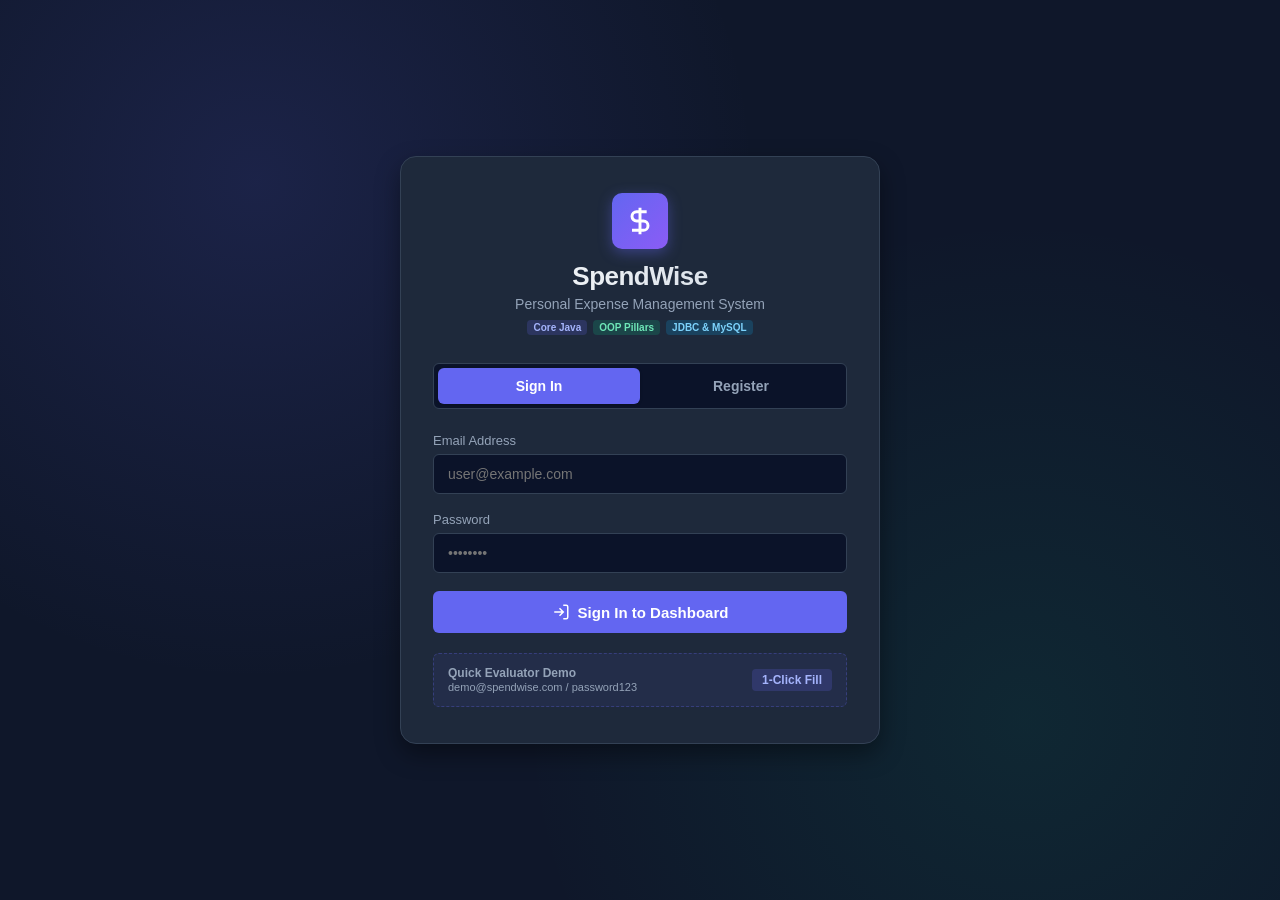
<file: src/main/resources/web/index.html>
<!DOCTYPE html>
<html lang="en">
<head>
    <meta charset="UTF-8">
    <meta name="viewport" content="width=device-width, initial-scale=1.0">
    <title>SpendWise – Personal Expense Management System</title>
    <link rel="stylesheet" href="css/style.css">
    <link rel="icon" href="data:image/svg+xml,<svg xmlns='http://www.w3.org/2000/svg' viewBox='0 0 24 24' fill='%236366f1'><path d='M12 2C6.48 2 2 6.48 2 12s4.48 10 10 10 10-4.48 10-10S17.52 2 12 2zm1 14h-2v-2h2v2zm0-4h-2V7h2v5z'/></svg>">
</head>
<body>
    <div class="auth-container">
        <div class="auth-wrapper">
            <!-- Brand Header -->
            <div class="brand-header">
                <div class="brand-icon">
                    <svg viewBox="0 0 24 24">
                        <path d="M12 2v20M17 5H9.5a3.5 3.5 0 0 0 0 7h5a3.5 3.5 0 0 1 0 7H6"/>
                    </svg>
                </div>
                <h1 class="brand-title">SpendWise</h1>
                <p class="brand-subtitle">Personal Expense Management System</p>
                <div style="margin-top: 8px; display: flex; gap: 6px; justify-content: center; flex-wrap: wrap;">
                    <span style="font-size: 10px; background: rgba(99,102,241,0.2); color: #a5b4fc; padding: 2px 6px; border-radius: 4px; font-weight: 600;">Core Java</span>
                    <span style="font-size: 10px; background: rgba(16,185,129,0.2); color: #6ee7b7; padding: 2px 6px; border-radius: 4px; font-weight: 600;">OOP Pillars</span>
                    <span style="font-size: 10px; background: rgba(14,165,233,0.2); color: #7dd3fc; padding: 2px 6px; border-radius: 4px; font-weight: 600;">JDBC & MySQL</span>
                </div>
            </div>

            <!-- Tab Switcher -->
            <div class="auth-tabs">
                <button type="button" class="auth-tab-btn active" id="tab-login">Sign In</button>
                <button type="button" class="auth-tab-btn" id="tab-register">Register</button>
            </div>

            <!-- Login Form -->
            <form id="form-login">
                <div class="form-group">
                    <label class="form-label" for="login-email">Email Address</label>
                    <input type="email" id="login-email" class="form-control" placeholder="user@example.com" required>
                </div>
                <div class="form-group">
                    <label class="form-label" for="login-password">Password</label>
                    <input type="password" id="login-password" class="form-control" placeholder="••••••••" required>
                </div>
                <button type="submit" class="btn-primary">
                    <svg width="18" height="18" viewBox="0 0 24 24" fill="none" stroke="currentColor" stroke-width="2">
                        <path d="M15 3h4a2 2 0 0 1 2 2v14a2 2 0 0 1-2 2h-4M10 17l5-5-5-5M15 12H3"/>
                    </svg>
                    Sign In to Dashboard
                </button>
            </form>

            <!-- Register Form (Hidden by default) -->
            <form id="form-register" style="display: none;">
                <div class="form-group">
                    <label class="form-label" for="reg-name">Full Name</label>
                    <input type="text" id="reg-name" class="form-control" placeholder="Suchismita Saha" required>
                </div>
                <div class="form-group">
                    <label class="form-label" for="reg-email">Email Address</label>
                    <input type="email" id="reg-email" class="form-control" placeholder="suchismita@example.com" required>
                </div>
                <div class="form-group">
                    <label class="form-label" for="reg-password">Password (min 6 characters)</label>
                    <input type="password" id="reg-password" class="form-control" placeholder="••••••••" minlength="6" required>
                </div>
                <button type="submit" class="btn-primary">
                    <svg width="18" height="18" viewBox="0 0 24 24" fill="none" stroke="currentColor" stroke-width="2">
                        <path d="M16 21v-2a4 4 0 0 0-4-4H5a4 4 0 0 0-4 4v2"/>
                        <circle cx="8.5" cy="7" r="4"/>
                        <line x1="20" y1="8" x2="20" y2="14"/>
                        <line x1="23" y1="11" x2="17" y2="11"/>
                    </svg>
                    Create Free Account
                </button>
            </form>

            <!-- Instant Demo Login Helper -->
            <div class="demo-box">
                <div>
                    <strong>Quick Evaluator Demo</strong><br>
                    <span style="font-size: 11px;">demo@spendwise.com / password123</span>
                </div>
                <button type="button" id="btn-fill-demo" class="demo-fill-btn">1-Click Fill</button>
            </div>
        </div>
    </div>

    <script src="js/api.js"></script>
    <script src="js/auth.js"></script>
</body>
</html>
</file>
<file: src/main/resources/web/css/style.css>
/* ========================================================
   SpendWise - Personal Expense Management System
   Modern Dark Financial Design System & UI Styling
   ======================================================== */

:root {
    --bg-dark: #0f172a;
    --bg-card: #1e293b;
    --bg-card-hover: #24344d;
    --bg-input: #0b1329;
    --border-color: #334155;
    --border-focus: #6366f1;
    --text-primary: #f8fafc;
    --text-secondary: #94a3b8;
    --text-muted: #64748b;
    --primary: #6366f1;
    --primary-hover: #4f46e5;
    --income: #10b981;
    --income-bg: rgba(16, 185, 129, 0.12);
    --expense: #ef4444;
    --expense-bg: rgba(239, 68, 68, 0.12);
    --warning: #f59e0b;
    --warning-bg: rgba(245, 158, 11, 0.12);
    --info: #0ea5e9;
    --radius-sm: 6px;
    --radius-md: 10px;
    --radius-lg: 16px;
    --shadow-sm: 0 1px 3px rgba(0, 0, 0, 0.2);
    --shadow-md: 0 4px 12px rgba(0, 0, 0, 0.3);
    --shadow-lg: 0 10px 25px rgba(0, 0, 0, 0.4);
    --transition: all 0.2s cubic-bezier(0.4, 0, 0.2, 1);
}

* {
    margin: 0;
    padding: 0;
    box-sizing: border-box;
    font-family: -apple-system, BlinkMacSystemFont, "Segoe UI", Roboto, Helvetica, Arial, sans-serif;
}

body {
    background-color: var(--bg-dark);
    color: var(--text-primary);
    min-height: 100vh;
    display: flex;
    flex-direction: column;
    overflow-x: hidden;
}

/* ========================================================
   LANDING / AUTH PAGE
   ======================================================== */
.auth-container {
    display: flex;
    min-height: 100vh;
    align-items: center;
    justify-content: center;
    padding: 24px;
    background: radial-gradient(circle at 20% 20%, rgba(99, 102, 241, 0.15) 0%, transparent 40%),
                radial-gradient(circle at 80% 80%, rgba(16, 185, 129, 0.1) 0%, transparent 40%),
                var(--bg-dark);
}

.auth-wrapper {
    width: 100%;
    max-width: 480px;
    background: var(--bg-card);
    border: 1px solid var(--border-color);
    border-radius: var(--radius-lg);
    box-shadow: var(--shadow-lg);
    padding: 36px 32px;
}

.brand-header {
    text-align: center;
    margin-bottom: 28px;
}

.brand-icon {
    display: inline-flex;
    align-items: center;
    justify-content: center;
    width: 56px;
    height: 56px;
    background: linear-gradient(135deg, var(--primary), #8b5cf6);
    border-radius: var(--radius-md);
    margin-bottom: 12px;
    box-shadow: 0 4px 14px rgba(99, 102, 241, 0.4);
}

.brand-icon svg {
    width: 32px;
    height: 32px;
    fill: none;
    stroke: #ffffff;
    stroke-width: 2.2;
}

.brand-title {
    font-size: 26px;
    font-weight: 700;
    letter-spacing: -0.5px;
    background: linear-gradient(to right, #ffffff, #cbd5e1);
    -webkit-background-clip: text;
    -webkit-text-fill-color: transparent;
}

.brand-subtitle {
    font-size: 14px;
    color: var(--text-secondary);
    margin-top: 4px;
}

/* Tabs */
.auth-tabs {
    display: flex;
    background: var(--bg-input);
    border-radius: var(--radius-sm);
    padding: 4px;
    margin-bottom: 24px;
    border: 1px solid var(--border-color);
}

.auth-tab-btn {
    flex: 1;
    padding: 10px;
    font-size: 14px;
    font-weight: 600;
    color: var(--text-secondary);
    background: none;
    border: none;
    border-radius: var(--radius-sm);
    cursor: pointer;
    transition: var(--transition);
}

.auth-tab-btn.active {
    background: var(--primary);
    color: #ffffff;
    box-shadow: var(--shadow-sm);
}

/* Form inputs */
.form-group {
    margin-bottom: 18px;
}

.form-label {
    display: block;
    font-size: 13px;
    font-weight: 500;
    color: var(--text-secondary);
    margin-bottom: 6px;
}

.form-control {
    width: 100%;
    padding: 11px 14px;
    background: var(--bg-input);
    border: 1px solid var(--border-color);
    border-radius: var(--radius-sm);
    color: var(--text-primary);
    font-size: 14px;
    transition: var(--transition);
    outline: none;
}

.form-control:focus {
    border-color: var(--border-focus);
    box-shadow: 0 0 0 3px rgba(99, 102, 241, 0.2);
}

.btn-primary {
    width: 100%;
    padding: 12px;
    background: var(--primary);
    color: #ffffff;
    font-weight: 600;
    font-size: 15px;
    border: none;
    border-radius: var(--radius-sm);
    cursor: pointer;
    transition: var(--transition);
    display: flex;
    align-items: center;
    justify-content: center;
    gap: 8px;
}

.btn-primary:hover {
    background: var(--primary-hover);
    box-shadow: 0 4px 14px rgba(99, 102, 241, 0.35);
}

.demo-box {
    margin-top: 20px;
    padding: 12px 14px;
    background: rgba(99, 102, 241, 0.08);
    border: 1px dashed rgba(99, 102, 241, 0.3);
    border-radius: var(--radius-sm);
    font-size: 12px;
    color: var(--text-secondary);
    display: flex;
    justify-content: space-between;
    align-items: center;
}

.demo-fill-btn {
    background: rgba(99, 102, 241, 0.2);
    border: none;
    color: #a5b4fc;
    padding: 4px 10px;
    border-radius: 4px;
    cursor: pointer;
    font-weight: 600;
    font-size: 12px;
    transition: var(--transition);
}

.demo-fill-btn:hover {
    background: var(--primary);
    color: #ffffff;
}

/* ========================================================
   DASHBOARD LAYOUT
   ======================================================== */
.app-layout {
    display: flex;
    min-height: 100vh;
}

.sidebar {
    width: 250px;
    background: var(--bg-card);
    border-right: 1px solid var(--border-color);
    display: flex;
    flex-direction: column;
    padding: 24px 16px;
    flex-shrink: 0;
}

.sidebar-brand {
    display: flex;
    align-items: center;
    gap: 12px;
    padding-bottom: 24px;
    border-bottom: 1px solid var(--border-color);
    margin-bottom: 24px;
}

.sidebar-brand-icon {
    width: 38px;
    height: 38px;
    background: linear-gradient(135deg, var(--primary), #8b5cf6);
    border-radius: var(--radius-sm);
    display: flex;
    align-items: center;
    justify-content: center;
}

.sidebar-brand-icon svg {
    width: 22px;
    height: 22px;
    stroke: #ffffff;
    fill: none;
    stroke-width: 2.2;
}

.sidebar-brand-name {
    font-size: 18px;
    font-weight: 700;
    color: var(--text-primary);
}

.sidebar-nav {
    display: flex;
    flex-direction: column;
    gap: 6px;
    flex: 1;
}

.nav-link {
    display: flex;
    align-items: center;
    gap: 12px;
    padding: 10px 14px;
    color: var(--text-secondary);
    text-decoration: none;
    border-radius: var(--radius-sm);
    font-size: 14px;
    font-weight: 500;
    transition: var(--transition);
    cursor: pointer;
}

.nav-link:hover, .nav-link.active {
    background: var(--bg-input);
    color: #ffffff;
}

.nav-link.active {
    background: rgba(99, 102, 241, 0.15);
    color: #a5b4fc;
    border-left: 3px solid var(--primary);
}

.nav-link svg {
    width: 18px;
    height: 18px;
    stroke-width: 2;
}

.sidebar-footer {
    padding-top: 16px;
    border-top: 1px solid var(--border-color);
    display: flex;
    align-items: center;
    justify-content: space-between;
}

.user-badge {
    display: flex;
    align-items: center;
    gap: 10px;
    overflow: hidden;
}

.user-avatar {
    width: 34px;
    height: 34px;
    background: #3730a3;
    color: #c7d2fe;
    border-radius: 50%;
    display: flex;
    align-items: center;
    justify-content: center;
    font-weight: 700;
    font-size: 13px;
    flex-shrink: 0;
}

.user-info {
    overflow: hidden;
}

.user-name {
    font-size: 13px;
    font-weight: 600;
    color: var(--text-primary);
    white-space: nowrap;
    text-overflow: ellipsis;
    overflow: hidden;
}

.user-email {
    font-size: 11px;
    color: var(--text-muted);
    white-space: nowrap;
    text-overflow: ellipsis;
    overflow: hidden;
}

.btn-icon-danger {
    background: none;
    border: none;
    color: var(--text-muted);
    cursor: pointer;
    padding: 6px;
    border-radius: 4px;
    transition: var(--transition);
}

.btn-icon-danger:hover {
    color: var(--expense);
    background: var(--expense-bg);
}

/* Main Dashboard Area */
.main-content {
    flex: 1;
    display: flex;
    flex-direction: column;
    overflow-y: auto;
    background: var(--bg-dark);
}

.top-navbar {
    display: flex;
    align-items: center;
    justify-content: space-between;
    padding: 16px 32px;
    background: var(--bg-card);
    border-bottom: 1px solid var(--border-color);
}

.page-title-box h1 {
    font-size: 22px;
    font-weight: 700;
    color: var(--text-primary);
}

.page-title-box p {
    font-size: 13px;
    color: var(--text-secondary);
}

.top-actions {
    display: flex;
    align-items: center;
    gap: 14px;
}

.date-selector-group {
    display: flex;
    align-items: center;
    gap: 8px;
    background: var(--bg-input);
    border: 1px solid var(--border-color);
    padding: 4px 8px;
    border-radius: var(--radius-sm);
}

.date-select {
    background: transparent;
    border: none;
    color: var(--text-primary);
    font-size: 13px;
    font-weight: 500;
    outline: none;
    cursor: pointer;
}

.date-select option {
    background: var(--bg-card);
    color: var(--text-primary);
}

.btn-add-tx {
    padding: 9px 16px;
    background: var(--primary);
    color: #ffffff;
    border: none;
    border-radius: var(--radius-sm);
    font-size: 13px;
    font-weight: 600;
    display: flex;
    align-items: center;
    gap: 6px;
    cursor: pointer;
    transition: var(--transition);
}

.btn-add-tx:hover {
    background: var(--primary-hover);
    box-shadow: 0 4px 12px rgba(99, 102, 241, 0.3);
}

.btn-outline {
    padding: 8px 14px;
    background: transparent;
    color: var(--text-secondary);
    border: 1px solid var(--border-color);
    border-radius: var(--radius-sm);
    font-size: 13px;
    font-weight: 500;
    cursor: pointer;
    transition: var(--transition);
}

.btn-outline:hover {
    background: var(--bg-input);
    color: #ffffff;
}

/* Dashboard Body */
.dashboard-body {
    padding: 28px 32px;
    display: flex;
    flex-direction: column;
    gap: 24px;
}

/* Metrics Cards Grid */
.metrics-grid {
    display: grid;
    grid-template-columns: repeat(auto-fit, minmax(230px, 1fr));
    gap: 18px;
}

.metric-card {
    background: var(--bg-card);
    border: 1px solid var(--border-color);
    border-radius: var(--radius-md);
    padding: 20px;
    display: flex;
    flex-direction: column;
    position: relative;
    overflow: hidden;
    transition: var(--transition);
}

.metric-card:hover {
    transform: translateY(-2px);
    box-shadow: var(--shadow-md);
}

.metric-card::before {
    content: '';
    position: absolute;
    top: 0;
    left: 0;
    right: 0;
    height: 3px;
}

.metric-card.income::before { background: var(--income); }
.metric-card.expense::before { background: var(--expense); }
.metric-card.balance::before { background: var(--primary); }
.metric-card.savings::before { background: var(--warning); }

.metric-header {
    display: flex;
    align-items: center;
    justify-content: space-between;
    margin-bottom: 12px;
}

.metric-title {
    font-size: 13px;
    font-weight: 500;
    color: var(--text-secondary);
}

.metric-icon-badge {
    width: 34px;
    height: 34px;
    border-radius: var(--radius-sm);
    display: flex;
    align-items: center;
    justify-content: center;
}

.metric-icon-badge.income { background: var(--income-bg); color: var(--income); }
.metric-icon-badge.expense { background: var(--expense-bg); color: var(--expense); }
.metric-icon-badge.balance { background: rgba(99, 102, 241, 0.15); color: #a5b4fc; }
.metric-icon-badge.savings { background: var(--warning-bg); color: var(--warning); }

.metric-icon-badge svg {
    width: 18px;
    height: 18px;
    stroke-width: 2.2;
}

.metric-value {
    font-size: 24px;
    font-weight: 700;
    letter-spacing: -0.5px;
    color: var(--text-primary);
}

.metric-caption {
    font-size: 12px;
    color: var(--text-muted);
    margin-top: 6px;
}

/* Two-column layout */
.content-grid {
    display: grid;
    grid-template-columns: 2fr 1fr;
    gap: 24px;
}

@media (max-width: 1100px) {
    .content-grid {
        grid-template-columns: 1fr;
    }
}

/* Content Panel */
.panel {
    background: var(--bg-card);
    border: 1px solid var(--border-color);
    border-radius: var(--radius-md);
    padding: 22px;
    display: flex;
    flex-direction: column;
}

.panel-header {
    display: flex;
    align-items: center;
    justify-content: space-between;
    margin-bottom: 18px;
}

.panel-title {
    font-size: 16px;
    font-weight: 600;
    color: var(--text-primary);
}

/* Filter Controls Bar */
.filter-bar {
    display: flex;
    flex-wrap: wrap;
    align-items: center;
    gap: 10px;
    margin-bottom: 16px;
    padding-bottom: 16px;
    border-bottom: 1px solid var(--border-color);
}

.search-input-box {
    position: relative;
    flex: 1;
    min-width: 180px;
}

.search-input-box input {
    width: 100%;
    padding: 8px 12px 8px 34px;
    background: var(--bg-input);
    border: 1px solid var(--border-color);
    border-radius: var(--radius-sm);
    color: var(--text-primary);
    font-size: 13px;
    outline: none;
}

.search-input-box svg {
    position: absolute;
    left: 10px;
    top: 50%;
    transform: translateY(-50%);
    width: 16px;
    height: 16px;
    stroke: var(--text-muted);
}

.filter-select {
    padding: 8px 12px;
    background: var(--bg-input);
    border: 1px solid var(--border-color);
    border-radius: var(--radius-sm);
    color: var(--text-secondary);
    font-size: 13px;
    outline: none;
    cursor: pointer;
}

/* Transaction Table */
.table-responsive {
    overflow-x: auto;
}

.tx-table {
    width: 100%;
    border-collapse: collapse;
    font-size: 13px;
}

.tx-table th {
    text-align: left;
    padding: 10px 12px;
    font-weight: 600;
    color: var(--text-muted);
    border-bottom: 1px solid var(--border-color);
    font-size: 12px;
    text-transform: uppercase;
    letter-spacing: 0.5px;
}

.tx-table td {
    padding: 14px 12px;
    border-bottom: 1px solid rgba(51, 65, 85, 0.5);
    color: var(--text-primary);
}

.tx-table tr:hover td {
    background: rgba(255, 255, 255, 0.02);
}

.badge {
    display: inline-block;
    padding: 3px 8px;
    border-radius: 4px;
    font-size: 11px;
    font-weight: 600;
}

.badge.income {
    background: var(--income-bg);
    color: var(--income);
}

.badge.expense {
    background: var(--expense-bg);
    color: var(--expense);
}

.amount-income {
    color: var(--income);
    font-weight: 600;
}

.amount-expense {
    color: var(--expense);
    font-weight: 600;
}

.table-actions {
    display: flex;
    gap: 6px;
}

.btn-tbl-action {
    background: none;
    border: none;
    color: var(--text-muted);
    cursor: pointer;
    padding: 4px;
    border-radius: 4px;
    transition: var(--transition);
}

.btn-tbl-action:hover {
    color: var(--text-primary);
    background: rgba(255, 255, 255, 0.08);
}

.btn-tbl-action.delete:hover {
    color: var(--expense);
    background: var(--expense-bg);
}

/* Budget Cards & Progress Bars */
.budget-list {
    display: flex;
    flex-direction: column;
    gap: 16px;
}

.budget-item {
    padding: 14px;
    background: var(--bg-input);
    border: 1px solid var(--border-color);
    border-radius: var(--radius-sm);
}

.budget-meta {
    display: flex;
    justify-content: space-between;
    align-items: center;
    margin-bottom: 8px;
}

.budget-cat-name {
    font-weight: 600;
    font-size: 14px;
    color: var(--text-primary);
}

.budget-status-pill {
    font-size: 11px;
    padding: 2px 6px;
    border-radius: 4px;
    font-weight: 600;
}

.budget-status-pill.SAFE {
    background: var(--income-bg);
    color: var(--income);
}

.budget-status-pill.WARNING {
    background: var(--warning-bg);
    color: var(--warning);
}

.budget-status-pill.EXCEEDED {
    background: var(--expense-bg);
    color: var(--expense);
}

.progress-track {
    width: 100%;
    height: 7px;
    background: var(--border-color);
    border-radius: 4px;
    overflow: hidden;
    margin-bottom: 6px;
}

.progress-bar {
    height: 100%;
    border-radius: 4px;
    transition: width 0.3s ease;
}

.progress-bar.safe { background: var(--income); }
.progress-bar.warning { background: var(--warning); }
.progress-bar.exceeded { background: var(--expense); }

.budget-figures {
    display: flex;
    justify-content: space-between;
    font-size: 12px;
    color: var(--text-muted);
}

/* Category breakdown */
.breakdown-list {
    display: flex;
    flex-direction: column;
    gap: 12px;
}

.breakdown-row {
    display: flex;
    flex-direction: column;
    gap: 4px;
}

.breakdown-labels {
    display: flex;
    justify-content: space-between;
    font-size: 13px;
    color: var(--text-secondary);
}

/* Empty state */
.empty-state {
    text-align: center;
    padding: 36px 20px;
    color: var(--text-muted);
}

.empty-state svg {
    width: 48px;
    height: 48px;
    stroke: var(--text-muted);
    margin-bottom: 12px;
}

/* Modals */
.modal-overlay {
    display: none;
    position: fixed;
    top: 0;
    left: 0;
    right: 0;
    bottom: 0;
    background: rgba(0, 0, 0, 0.7);
    backdrop-filter: blur(4px);
    z-index: 1000;
    align-items: center;
    justify-content: center;
    padding: 20px;
}

.modal-overlay.active {
    display: flex;
}

.modal-box {
    width: 100%;
    max-width: 500px;
    background: var(--bg-card);
    border: 1px solid var(--border-color);
    border-radius: var(--radius-lg);
    box-shadow: var(--shadow-lg);
    overflow: hidden;
    animation: modalPop 0.2s cubic-bezier(0.16, 1, 0.3, 1);
}

@keyframes modalPop {
    from { transform: scale(0.95); opacity: 0; }
    to { transform: scale(1); opacity: 1; }
}

.modal-header {
    padding: 18px 24px;
    border-bottom: 1px solid var(--border-color);
    display: flex;
    justify-content: space-between;
    align-items: center;
}

.modal-title {
    font-size: 17px;
    font-weight: 600;
}

.modal-close-btn {
    background: none;
    border: none;
    color: var(--text-muted);
    font-size: 20px;
    cursor: pointer;
    transition: var(--transition);
}

.modal-close-btn:hover {
    color: var(--text-primary);
}

.modal-body {
    padding: 24px;
}

.modal-footer {
    padding: 16px 24px;
    border-top: 1px solid var(--border-color);
    display: flex;
    justify-content: flex-end;
    gap: 10px;
    background: var(--bg-input);
}

/* Alert toast notifications */
.toast-container {
    position: fixed;
    bottom: 24px;
    right: 24px;
    z-index: 2000;
    display: flex;
    flex-direction: column;
    gap: 10px;
}

.toast {
    padding: 12px 18px;
    border-radius: var(--radius-sm);
    font-size: 13px;
    font-weight: 500;
    color: #ffffff;
    box-shadow: var(--shadow-lg);
    display: flex;
    align-items: center;
    gap: 10px;
    animation: toastSlide 0.3s ease;
}

@keyframes toastSlide {
    from { transform: translateX(100%); opacity: 0; }
    to { transform: translateX(0); opacity: 1; }
}

.toast.success { background: #059669; }
.toast.error { background: #dc2626; }
.toast.warning { background: #d97706; }
</file>
